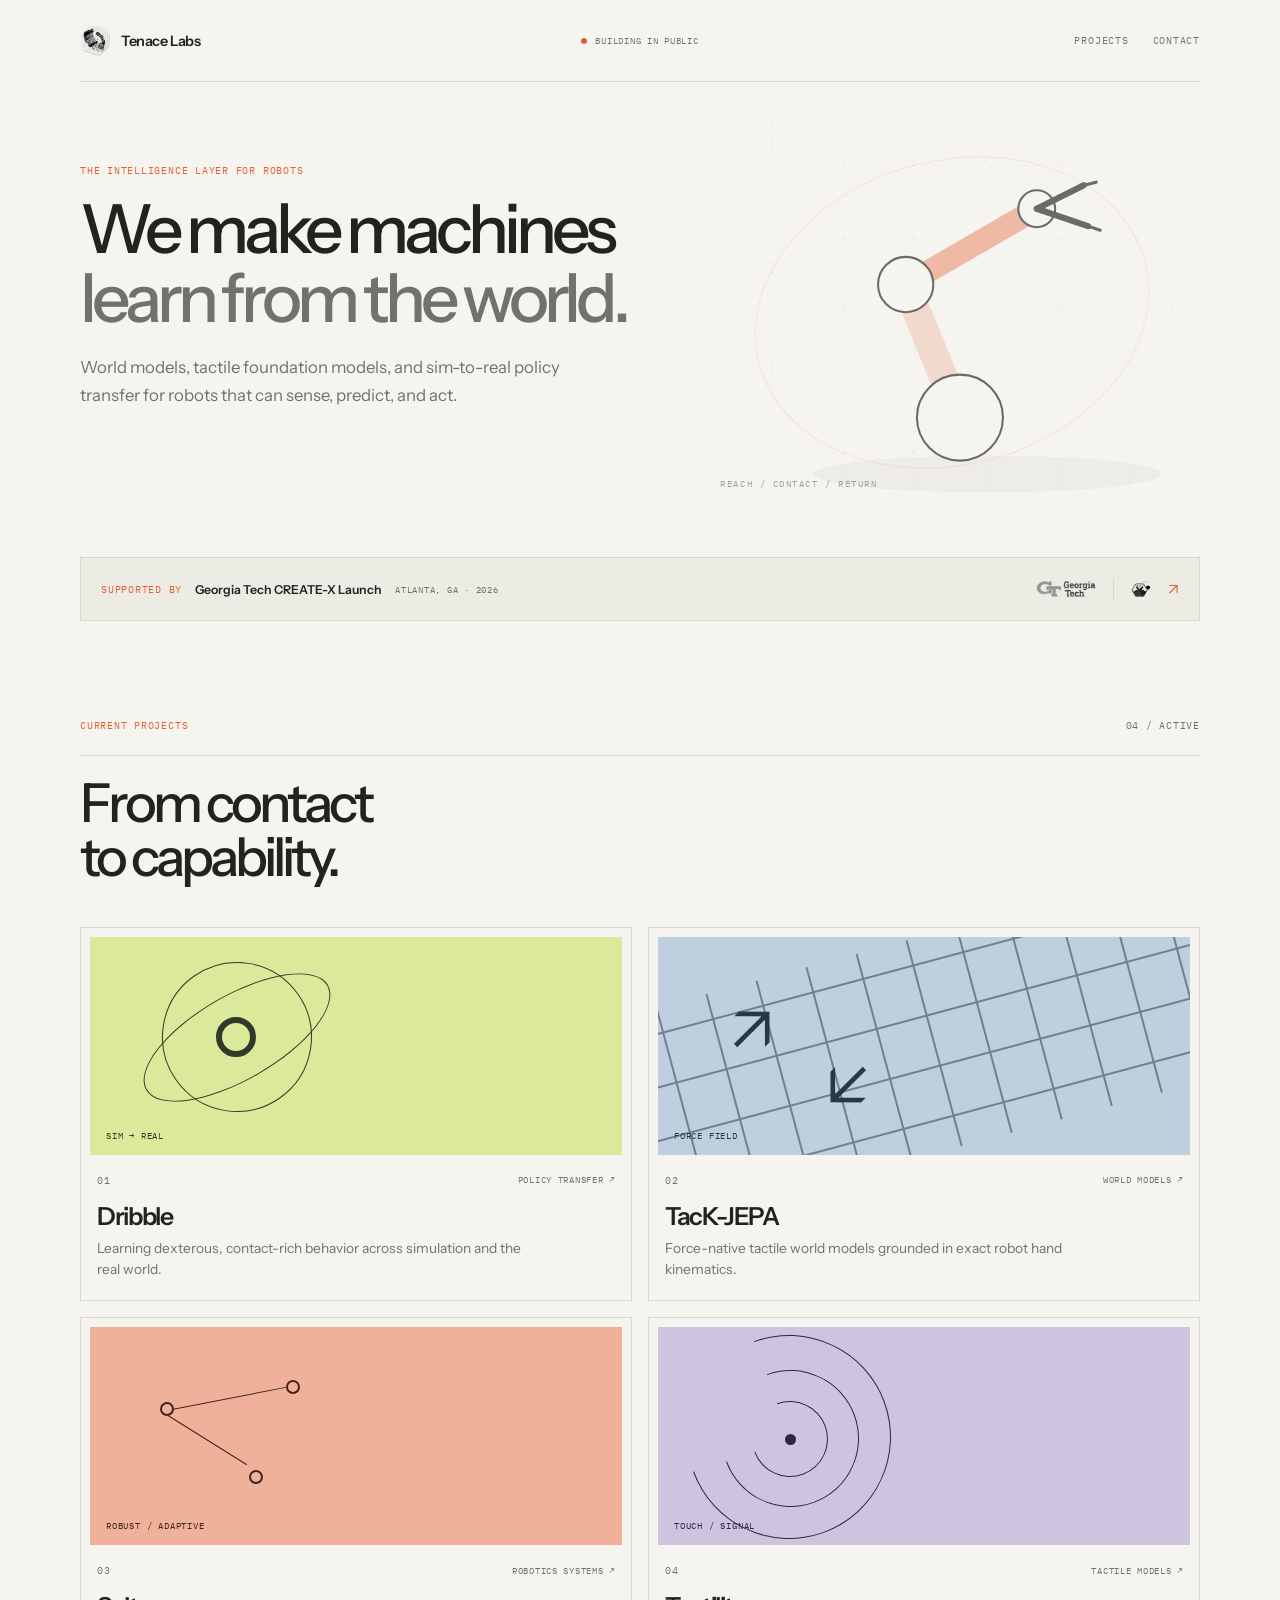
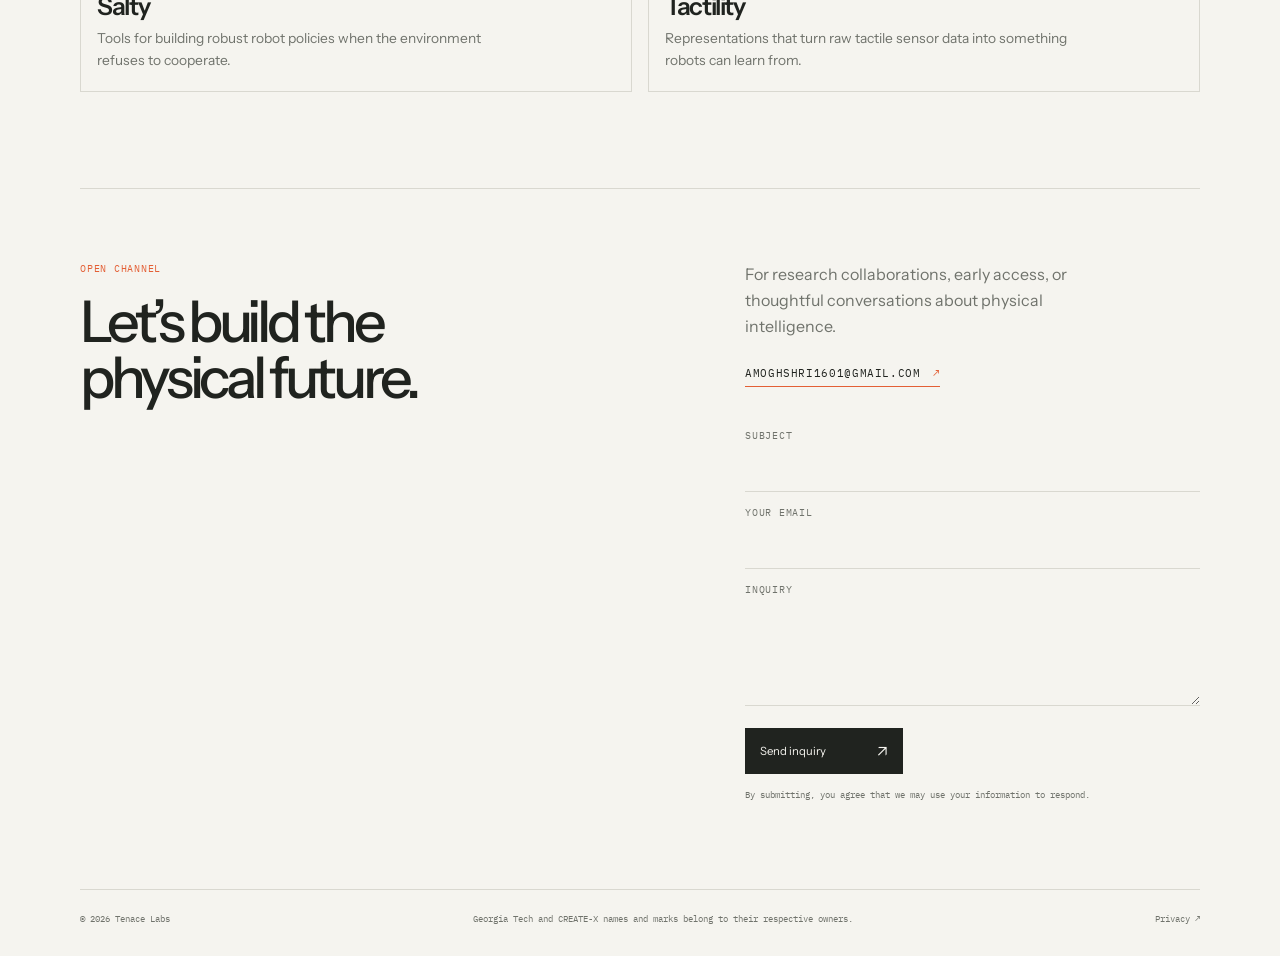
<file: index.html>
<!doctype html>
<html lang="en">
  <head>
    <meta charset="utf-8">
    <meta name="viewport" content="width=device-width, initial-scale=1">
    <meta name="description" content="Tenace Labs is building the intelligence layer for robots: world models, tactile foundation models, and sim-to-real policy transfer.">
    <title>Tenace Labs — Intelligence for robots</title>
    <link rel="preconnect" href="https://fonts.googleapis.com">
    <link rel="preconnect" href="https://fonts.gstatic.com" crossorigin>
    <link href="https://fonts.googleapis.com/css2?family=IBM+Plex+Mono:wght@400;500&family=Instrument+Sans:wght@400;500;600;700&display=swap" rel="stylesheet">
    <link rel="stylesheet" href="styles.css">
  </head>
  <body>
    <main class="site-shell">
      <header class="site-header">
        <a class="brand" href="/" aria-label="Tenace Labs home">
          <img class="brand-mark" src="assets/tenace-labs-logo.png" alt="">
          <span>Tenace Labs</span>
        </a>
        <div class="header-status"><span class="status-dot"></span> Building in public</div>
        <nav class="nav-links" aria-label="Site">
          <a href="#projects">Projects</a>
          <a href="#contact">Contact</a>
        </nav>
      </header>

      <section class="intro" aria-labelledby="intro-title">
        <div class="motion-stage" aria-hidden="true">
          <svg class="robot-arm" viewBox="0 0 520 420" role="presentation">
            <g class="arm-shadow"><ellipse cx="285" cy="375" rx="170" ry="18"></ellipse></g>
            <g class="arm-lines">
              <path d="M24 74H496M24 144H496M24 214H496M24 284H496M24 354H496M74 24V396M144 24V396M214 24V396M284 24V396M354 24V396M424 24V396" />
            </g>
            <g class="arm-mechanism">
              <path class="arm-link arm-link-back" d="M258 320 L205 190"></path>
              <path class="arm-link arm-link-front" d="M205 190 L333 116"></path>
              <circle class="arm-joint arm-joint-base" cx="258" cy="320" r="42"></circle>
              <circle class="arm-joint arm-joint-elbow" cx="205" cy="190" r="27"></circle>
              <circle class="arm-joint arm-joint-wrist" cx="333" cy="116" r="18"></circle>
              <path class="arm-gripper" d="M333 116 L379 93 M333 116 L383 133"></path>
              <path class="arm-gripper-tip" d="M379 93 l12 -3 M383 133 l12 4"></path>
            </g>
            <text x="24" y="388">REACH / CONTACT / RETURN</text>
          </svg>
        </div>
        <div class="intro-copy">
          <p class="overline">The intelligence layer for robots</p>
          <h1 id="intro-title">We make machines<br><span>learn from the world.</span></h1>
          <p class="intro-description">World models, tactile foundation models, and sim-to-real policy transfer for robots that can sense, predict, and act.</p>
        </div>
      </section>

      <section class="support-strip" aria-label="Support and affiliation">
        <div class="support-copy"><span class="tiny-label">Supported by</span><strong>Georgia Tech CREATE-X Launch</strong><span>Atlanta, GA · 2026</span></div>
        <a class="support-logos" href="https://create-x.gatech.edu/launch" target="_blank" rel="noreferrer" aria-label="Georgia Tech CREATE-X Launch">
          <img src="assets/georgia-tech-logo.png" alt="Georgia Tech">
          <span class="logo-divider"></span>
          <img src="assets/create-x-logo.jpg" alt="CREATE-X">
          <span class="support-arrow" aria-hidden="true">↗</span>
        </a>
      </section>

      <section id="projects" class="projects-section" aria-labelledby="projects-title">
        <div class="section-topline"><p class="overline">Current projects</p><p class="section-count">04 / active</p></div>
        <h2 id="projects-title">From contact<br>to capability.</h2>
        <div class="project-grid">
          <a class="project-card project-card-lime" href="https://dribble.tenacelabs.com" target="_blank" rel="noreferrer">
            <div class="project-visual visual-dribble" aria-hidden="true"><span class="orbit orbit-one"></span><span class="orbit orbit-two"></span><span class="dribble-ball"></span><span class="visual-caption">SIM → REAL</span></div>
            <div class="project-info"><div class="project-top"><span class="project-index">01</span><span class="project-type">Policy transfer ↗</span></div><h3>Dribble</h3><p>Learning dexterous, contact-rich behavior across simulation and the real world.</p></div>
          </a>
          <a class="project-card project-card-blue" href="https://tack.tenacelabs.com" target="_blank" rel="noreferrer">
            <div class="project-visual visual-tack" aria-hidden="true"><span class="tactile-grid"></span><span class="force-vector vector-a">↗</span><span class="force-vector vector-b">↗</span><span class="visual-caption">FORCE FIELD</span></div>
            <div class="project-info"><div class="project-top"><span class="project-index">02</span><span class="project-type">World models ↗</span></div><h3>TacK-JEPA</h3><p>Force-native tactile world models grounded in exact robot hand kinematics.</p></div>
          </a>
          <a class="project-card project-card-coral" href="https://salty.tenacelabs.com" target="_blank" rel="noreferrer">
            <div class="project-visual visual-salty" aria-hidden="true"><span class="salt-node node-a"></span><span class="salt-node node-b"></span><span class="salt-node node-c"></span><span class="salt-line line-a"></span><span class="salt-line line-b"></span><span class="visual-caption">ROBUST / ADAPTIVE</span></div>
            <div class="project-info"><div class="project-top"><span class="project-index">03</span><span class="project-type">Robotics systems ↗</span></div><h3>Salty</h3><p>Tools for building robust robot policies when the environment refuses to cooperate.</p></div>
          </a>
          <a class="project-card project-card-violet" href="https://tactility.tenacelabs.com" target="_blank" rel="noreferrer">
            <div class="project-visual visual-tactility" aria-hidden="true"><span class="touch-wave wave-one"></span><span class="touch-wave wave-two"></span><span class="touch-wave wave-three"></span><span class="touch-point"></span><span class="visual-caption">TOUCH / SIGNAL</span></div>
            <div class="project-info"><div class="project-top"><span class="project-index">04</span><span class="project-type">Tactile models ↗</span></div><h3>Tactility</h3><p>Representations that turn raw tactile sensor data into something robots can learn from.</p></div>
          </a>
        </div>
      </section>

      <section id="contact" class="contact-section" aria-labelledby="contact-title">
        <div><p class="overline">Open channel</p><h2 id="contact-title">Let’s build the<br>physical future.</h2></div>
        <div class="contact-right"><p>For research collaborations, early access, or thoughtful conversations about physical intelligence.</p><a class="contact-email" href="mailto:amoghshri1601@gmail.com">amoghshri1601@gmail.com <span>↗</span></a><form class="inquiry-form" action="https://formsubmit.co/amoghshri1601@gmail.com" method="POST"><input type="hidden" name="_captcha" value="false"><input type="hidden" name="_template" value="table"><input type="hidden" name="_subject" value="New Tenace Labs inquiry"><input type="text" name="_honey" tabindex="-1" autocomplete="off" class="form-honey"><label><span>Subject</span><input name="subject" type="text" autocomplete="off" required></label><label><span>Your email</span><input name="email" type="email" autocomplete="email" required></label><label><span>Inquiry</span><textarea name="message" rows="4" required></textarea></label><button type="submit">Send inquiry <span>↗</span></button><small>By submitting, you agree that we may use your information to respond.</small></form></div>
      </section>

      <footer class="site-footer"><span>© 2026 Tenace Labs</span><span>Georgia Tech and CREATE-X names and marks belong to their respective owners.</span><a href="privacy.html">Privacy ↗</a></footer>
    </main>
    <script src="script.js"></script>
  </body>
</html>
</file>
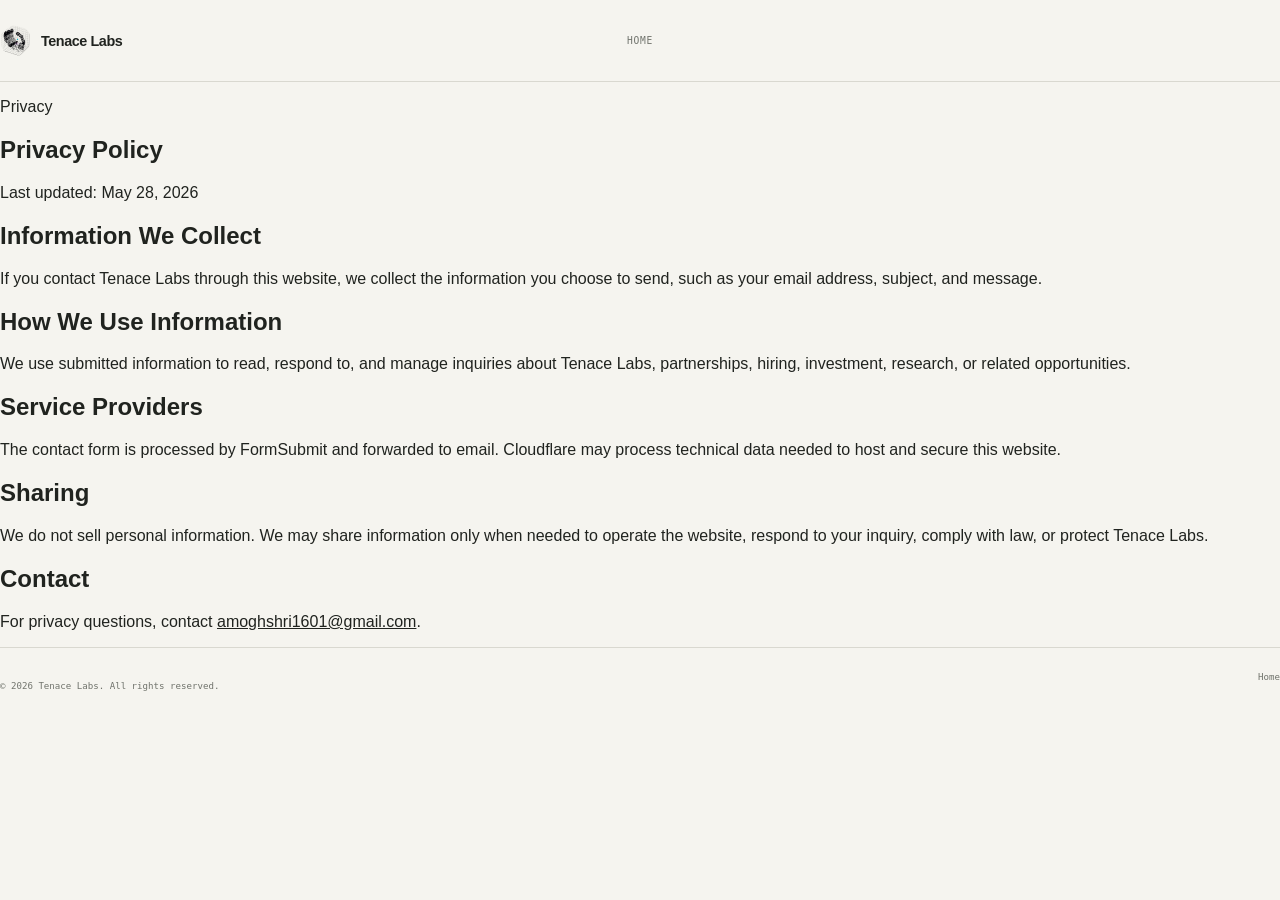
<file: privacy.html>
<!doctype html>
<html lang="en">
  <head>
    <meta charset="utf-8">
    <meta name="viewport" content="width=device-width, initial-scale=1">
    <meta
      name="description"
      content="Privacy policy for Tenace Labs."
    >
    <title>Privacy | Tenace Labs</title>
    <link rel="preconnect" href="https://fonts.googleapis.com">
    <link rel="preconnect" href="https://fonts.gstatic.com" crossorigin>
    <link
      href="https://fonts.googleapis.com/css2?family=Inter:wght@400;500;600;700&display=swap"
      rel="stylesheet"
    >
    <link rel="stylesheet" href="styles.css">
  </head>
  <body>
    <main class="page-shell">
      <header class="site-header" aria-label="Primary">
        <a class="brand" href="/" aria-label="Tenace Labs home">
          <img class="brand-mark" src="assets/tenace-labs-logo.png" alt="" aria-hidden="true">
          <span>Tenace Labs</span>
        </a>
        <nav class="nav-links" aria-label="Site">
          <a href="/">Home</a>
        </nav>
      </header>

      <article class="legal-page">
        <p class="eyebrow">Privacy</p>
        <h1>Privacy Policy</h1>
        <p>Last updated: May 28, 2026</p>

        <h2>Information We Collect</h2>
        <p>
          If you contact Tenace Labs through this website, we collect the information you choose to send,
          such as your email address, subject, and message.
        </p>

        <h2>How We Use Information</h2>
        <p>
          We use submitted information to read, respond to, and manage inquiries about Tenace Labs,
          partnerships, hiring, investment, research, or related opportunities.
        </p>

        <h2>Service Providers</h2>
        <p>
          The contact form is processed by FormSubmit and forwarded to email. Cloudflare may process
          technical data needed to host and secure this website.
        </p>

        <h2>Sharing</h2>
        <p>
          We do not sell personal information. We may share information only when needed to operate the
          website, respond to your inquiry, comply with law, or protect Tenace Labs.
        </p>

        <h2>Contact</h2>
        <p>
          For privacy questions, contact
          <a href="mailto:amoghshri1601@gmail.com">amoghshri1601@gmail.com</a>.
        </p>
      </article>

      <footer class="site-footer">
        <p>&copy; 2026 Tenace Labs. All rights reserved.</p>
        <nav aria-label="Legal">
          <a href="/">Home</a>
        </nav>
      </footer>
    </main>
  </body>
</html>
</file>
<file: styles.css>
:root { --paper:#f5f4ef; --ink:#20231f; --muted:#70736c; --line:#d9d8d0; --accent:#e35f35; --soft:#ecebe4; --mono:"IBM Plex Mono",monospace; }
* { box-sizing:border-box; }
html { scroll-behavior:smooth; }
body { min-width:320px; margin:0; background:var(--paper); color:var(--ink); font-family:"Instrument Sans",Arial,sans-serif; }
a { color:inherit; }
.site-shell { width:min(1120px,calc(100% - 64px)); margin:0 auto; }
.site-header { height:82px; display:grid; grid-template-columns:1fr auto 1fr; gap:24px; align-items:center; border-bottom:1px solid var(--line); }
.brand,.nav-links,.header-status { display:flex; align-items:center; }
.brand { gap:10px; font-size:.9rem; font-weight:600; letter-spacing:-.03em; text-decoration:none; }.brand-mark{width:31px;height:31px;display:block;object-fit:contain;border-radius:50%;mix-blend-mode:multiply}.header-status{justify-self:center;gap:8px;color:var(--muted);font-family:var(--mono);font-size:.58rem;text-transform:uppercase;letter-spacing:.08em}.status-dot{width:6px;height:6px;background:var(--accent);border-radius:50%}.nav-links{justify-self:end;gap:24px;font-family:var(--mono);font-size:.6rem;text-transform:uppercase;letter-spacing:.08em}.nav-links a{color:var(--muted);text-decoration:none}.nav-links a:hover,.contact-email:hover{color:var(--accent)}
.intro { display:grid; grid-template-columns:minmax(0,720px); padding:82px 0 68px; }.intro-label,.overline,.section-count,.project-index,.project-type,.tiny-label,.support-copy span,.inquiry-form label span,.inquiry-form small { font-family:var(--mono); font-size:.6rem; text-transform:uppercase; letter-spacing:.08em; }.intro-copy{max-width:720px}.overline{margin:0;color:var(--accent)}.intro h1{max-width:700px;margin:17px 0 22px;font-size:clamp(2.9rem,5.3vw,5.6rem);font-weight:500;line-height:1.02;letter-spacing:-.075em}.intro h1 span{color:var(--muted)}.intro-description{max-width:490px;margin:0;color:var(--muted);font-size:1.05rem;line-height:1.62}
.intro { position:relative; min-height:475px; overflow:hidden; isolation:isolate; }.intro-copy { position:relative; z-index:2; }.motion-stage { position:absolute; z-index:1; top:8px; right:-42px; width:min(58%,560px); height:430px; pointer-events:none; opacity:.65; }.robot-arm { width:100%; height:100%; overflow:visible; }.arm-shadow ellipse { fill:rgba(32,35,31,.06); }.arm-lines path { fill:none; stroke:var(--line); stroke-width:1; stroke-dasharray:2 9; opacity:.9; }.arm-mechanism { transform-origin:258px 320px; animation:arm-reach 10s cubic-bezier(.62,.02,.35,1) infinite; }.arm-link { fill:none; stroke:var(--accent); stroke-linecap:round; }.arm-link-back { stroke-width:28; opacity:.27; }.arm-link-front { stroke-width:22; opacity:.6; }.arm-joint { fill:var(--paper); stroke:var(--ink); }.arm-joint-base { stroke-width:2; }.arm-joint-elbow { stroke-width:2; }.arm-joint-wrist { stroke-width:2; }.arm-gripper,.arm-gripper-tip { fill:none; stroke:var(--ink); stroke-linecap:round; stroke-width:6; }.arm-gripper-tip { stroke-width:3; }.robot-arm text { fill:var(--muted); font-family:var(--mono); font-size:9px; letter-spacing:1.5px; }.motion-stage::after { content:""; position:absolute; inset:70px 90px 55px 70px; border:1px solid rgba(227,95,53,.17); border-radius:50%; transform:rotate(-15deg); }
@keyframes arm-reach { 0%,100% { transform:rotate(0deg); } 35%,60% { transform:rotate(7deg); } 78% { transform:rotate(-2deg); } }
.support-strip { display:flex; align-items:center; justify-content:space-between; gap:30px; padding:17px 20px; border:1px solid var(--line); background:var(--soft); }.support-copy{display:flex;align-items:center;gap:13px;flex-wrap:wrap}.support-copy strong{font-size:.77rem;font-weight:600}.support-copy>span:last-child{color:var(--muted);font-family:var(--mono);font-size:.58rem}.tiny-label{color:var(--accent)}.support-logos{display:flex;align-items:center;gap:13px;text-decoration:none}.support-logos img{width:auto;height:24px;max-width:95px;object-fit:contain;filter:grayscale(1);mix-blend-mode:multiply}.support-logos img:last-of-type{width:28px;height:28px;border-radius:3px}.logo-divider{width:1px;height:23px;background:var(--line)}.support-arrow{color:var(--accent);font-size:1rem}
.projects-section{padding:88px 0 96px}.section-topline{display:flex;justify-content:space-between;align-items:center;border-bottom:1px solid var(--line);padding-bottom:14px}.section-count{color:var(--muted)}.projects-section h2{margin:20px 0 43px;font-size:clamp(2rem,4.2vw,4rem);font-weight:500;line-height:1;letter-spacing:-.075em}.project-grid{display:grid;grid-template-columns:repeat(2,minmax(0,1fr));gap:16px}.project-card{display:block;padding:9px;border:1px solid var(--line);background:var(--paper);text-decoration:none;transition:transform .2s ease,border-color .2s ease,background .2s ease}.project-card:hover{transform:translateY(-3px);border-color:#a3a39b;background:#faf9f5}.project-visual{position:relative;height:218px;overflow:hidden;background:#e3e2d9}.project-card-lime .project-visual{background:#dbe99a;color:#33392a}.project-card-blue .project-visual{background:#bed0df;color:#273746}.project-card-coral .project-visual{background:#efb19a;color:#41251d}.project-card-violet .project-visual{background:#cdc4df;color:#30273e}.visual-caption{position:absolute;left:16px;bottom:14px;font-family:var(--mono);font-size:.56rem;letter-spacing:.09em}.project-info{padding:19px 7px 11px}.project-top{display:flex;justify-content:space-between;gap:15px;align-items:center}.project-index{color:var(--muted)}.project-type{color:var(--muted);font-size:.57rem}.project-card h3{margin:14px 0 7px;font-size:1.55rem;font-weight:600;letter-spacing:-.055em}.project-card p{max-width:430px;margin:0;color:var(--muted);font-size:.86rem;line-height:1.55}
.orbit{position:absolute;border:1px solid currentColor;border-radius:50%;transform:rotate(-30deg)}.orbit-one{width:210px;height:85px;left:42px;top:58px}.orbit-two{width:150px;height:150px;left:72px;top:25px;transform:rotate(55deg)}.dribble-ball{position:absolute;width:40px;height:40px;left:126px;top:80px;border:6px solid currentColor;border-radius:50%;background:#dbe99a}.visual-tactile .tactile-grid,.tactile-grid{position:absolute;inset:33px;background:linear-gradient(90deg,transparent 48%,currentColor 49%,currentColor 51%,transparent 52%),linear-gradient(transparent 48%,currentColor 49%,currentColor 51%,transparent 52%);background-size:37px 37px;opacity:.52;transform:rotate(-15deg) scale(1.4)}.force-vector{position:absolute;font-size:4.1rem;font-weight:300}.vector-a{left:72px;top:52px}.vector-b{left:169px;top:108px;transform:rotate(180deg)}.salt-node{position:absolute;width:14px;height:14px;border:2px solid currentColor;border-radius:50%;background:#efb19a}.node-a{left:70px;top:75px}.node-b{left:196px;top:53px}.node-c{left:159px;top:143px}.salt-line{position:absolute;height:1px;background:currentColor;transform-origin:left center}.line-a{left:82px;top:82px;width:116px;transform:rotate(-11deg)}.line-b{left:78px;top:88px;width:93px;transform:rotate(32deg)}.touch-wave{position:absolute;border:1px solid currentColor;border-left-color:transparent;border-radius:50%;transform:rotate(25deg)}.wave-one{width:76px;height:76px;left:94px;top:74px}.wave-two{width:137px;height:137px;left:64px;top:43px}.wave-three{width:204px;height:204px;left:29px;top:8px}.touch-point{position:absolute;left:127px;top:107px;width:11px;height:11px;border-radius:50%;background:currentColor}
.contact-section{display:grid;grid-template-columns:minmax(0,1fr) minmax(320px,455px);gap:80px;padding:73px 0 88px;border-top:1px solid var(--line)}.contact-section h2{margin:18px 0 0;font-size:clamp(2.2rem,4.5vw,4.3rem);font-weight:500;line-height:.98;letter-spacing:-.075em}.contact-right>p{max-width:380px;margin:0 0 21px;color:var(--muted);line-height:1.62}.contact-email{display:inline-flex;gap:12px;padding-bottom:6px;border-bottom:1px solid var(--accent);font-family:var(--mono);font-size:.66rem;text-transform:uppercase;letter-spacing:.06em;text-decoration:none}.contact-email span{color:var(--accent)}.inquiry-form{display:grid;gap:14px;margin-top:42px}.form-honey{position:absolute;left:-9999px}.inquiry-form label{display:grid;gap:7px}.inquiry-form label span{color:var(--muted)}.inquiry-form input,.inquiry-form textarea{width:100%;padding:11px 0;border:0;border-bottom:1px solid var(--line);color:var(--ink);background:transparent;font:inherit;outline:0;resize:vertical}.inquiry-form input:focus,.inquiry-form textarea:focus{border-color:var(--accent)}.inquiry-form button{display:flex;align-items:center;justify-content:space-between;width:158px;margin-top:8px;padding:12px 14px;border:1px solid var(--ink);color:var(--paper);background:var(--ink);font:inherit;font-size:.71rem;cursor:pointer}.inquiry-form button:hover{color:var(--ink);background:transparent}.inquiry-form button span{font-size:1rem}.inquiry-form small{color:var(--muted);font-size:.58rem;text-transform:none;letter-spacing:0}.site-footer{display:flex;justify-content:space-between;gap:25px;padding:22px 0 30px;border-top:1px solid var(--line);color:var(--muted);font-family:var(--mono);font-size:.57rem;line-height:1.6}.site-footer a{text-decoration:none}.site-footer a:hover{color:var(--accent)}
@media(max-width:760px){.site-shell{width:min(100% - 36px,1120px)}.site-header{grid-template-columns:1fr auto;height:70px}.header-status{display:none}.intro{grid-template-columns:1fr;gap:22px;padding:62px 0 52px}.intro-label{order:2}.intro-copy{order:1}.intro h1{font-size:clamp(2.8rem,13vw,5.7rem)}.support-strip{align-items:flex-start;flex-direction:column}.projects-section{padding:70px 0 75px}.projects-section h2{margin-bottom:34px}.project-grid{grid-template-columns:1fr}.project-visual{height:205px}.contact-section{grid-template-columns:1fr;gap:42px;padding:58px 0 70px}.site-footer{flex-wrap:wrap}.site-footer span:nth-child(2){order:3;width:100%}}
@media(max-width:450px){.site-shell{width:calc(100% - 28px)}.nav-links{gap:14px;font-size:.56rem}.project-visual{height:185px}.support-logos img:first-of-type{max-width:80px}.support-copy{gap:8px}.support-copy strong{width:100%}}
@media(max-width:760px){.intro{min-height:520px}.motion-stage{top:135px;right:-130px;width:78%;height:360px;opacity:.35}.intro-copy{max-width:620px}}
@media(prefers-reduced-motion:reduce){html{scroll-behavior:auto}.arm-mechanism{animation:none}.project-card{transition:none}}
</file>
